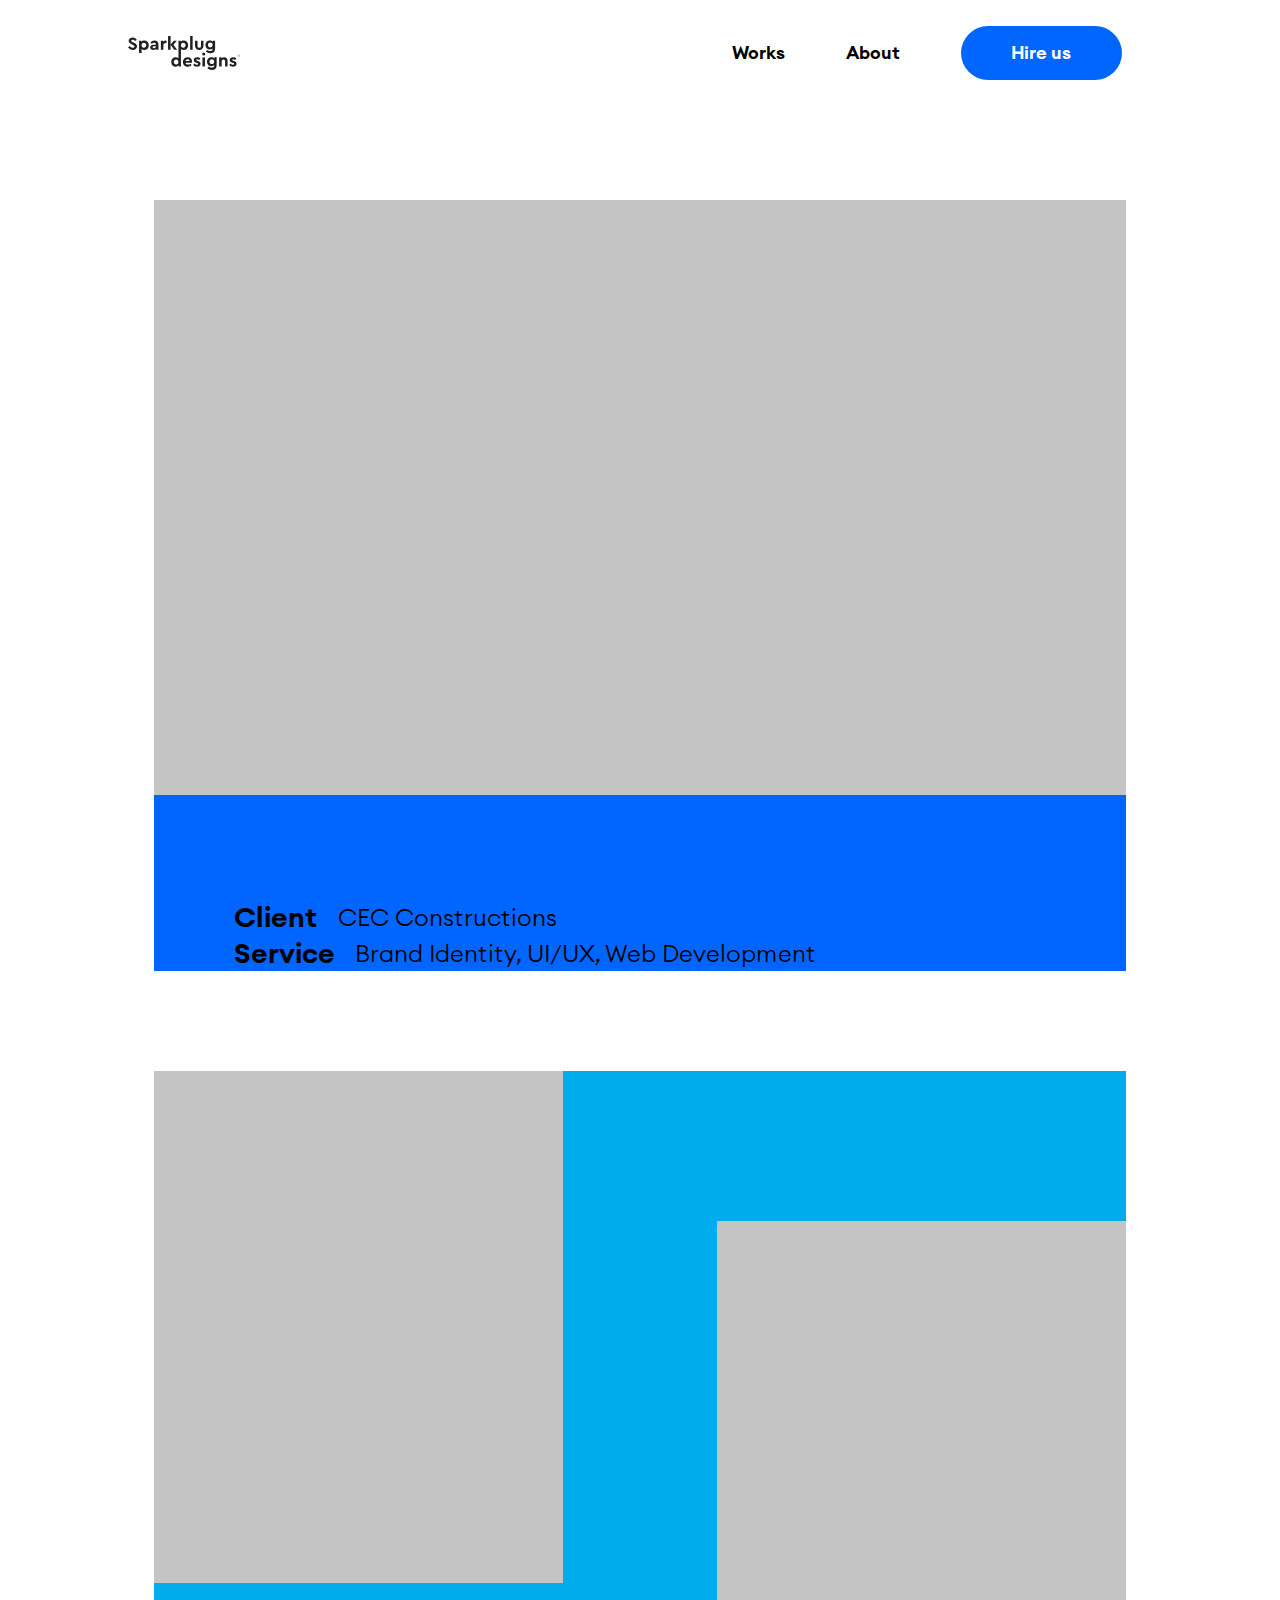
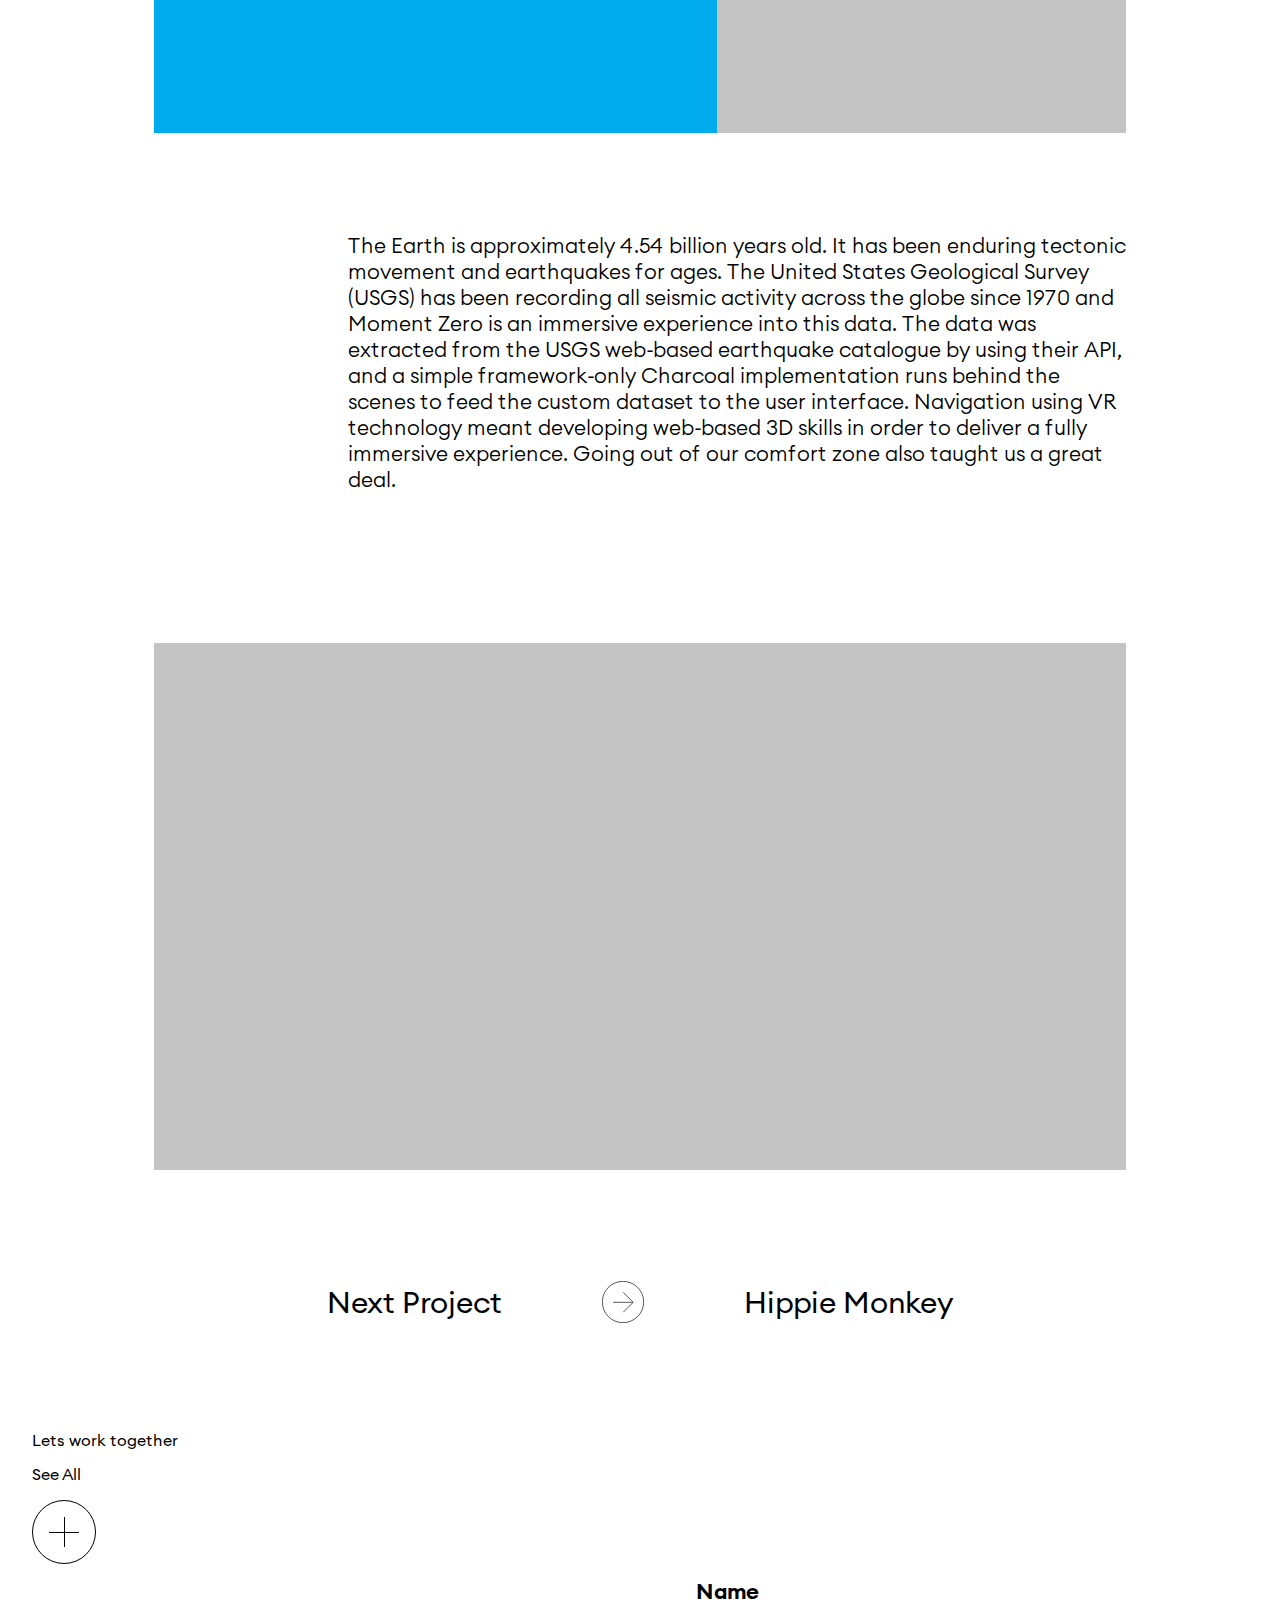
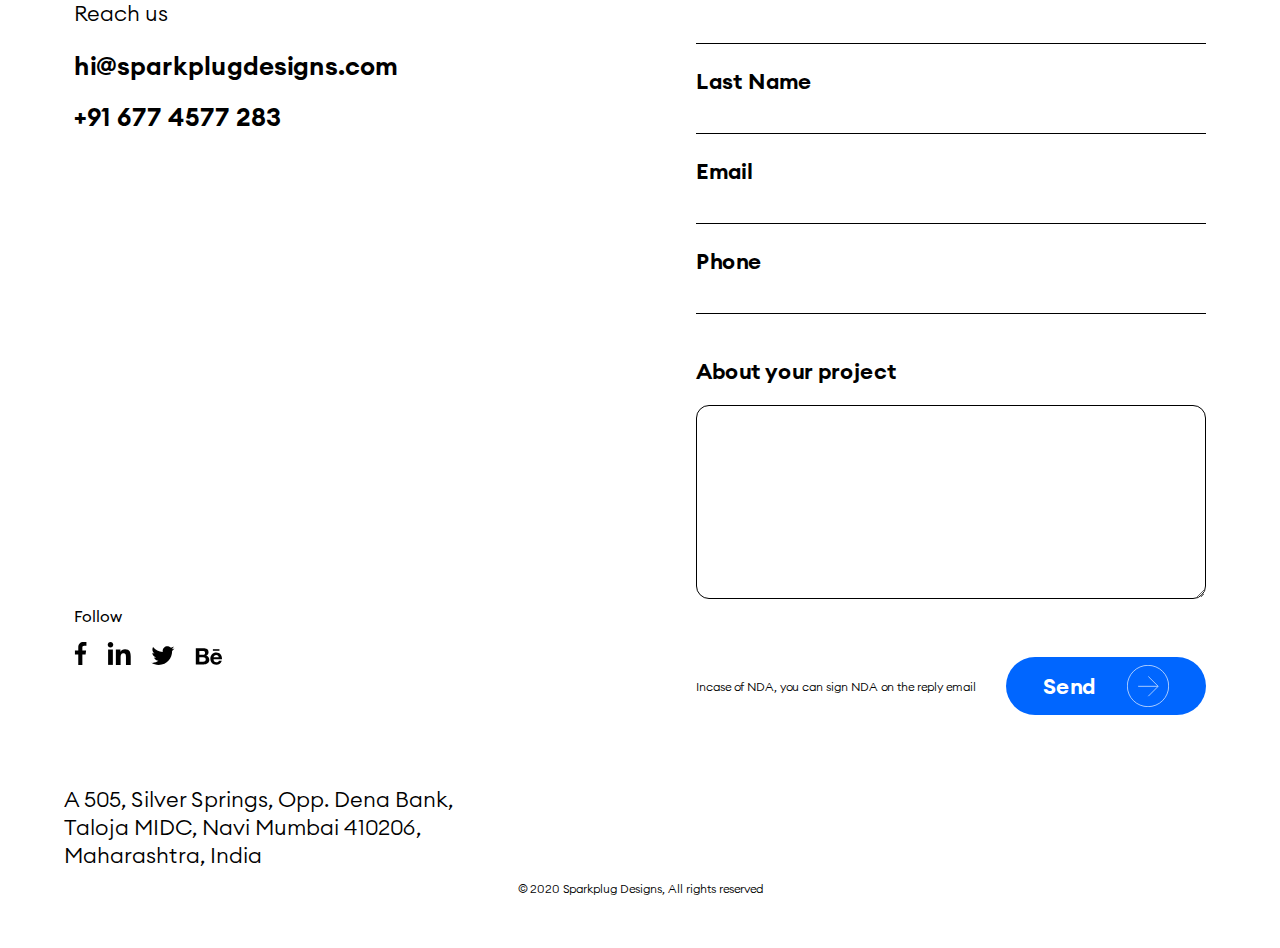
<file: projects/project-1/index.html>
<!-- todo
- Carousal 
- Accordian
-->


<!DOCTYPE html>
<html lang="en">
<head>
    <meta charset="UTF-8">
    <meta name="viewport" content="width=device-width, initial-scale=1.0">
    <title>Sparkplug Designs</title>
    <link rel="stylesheet" href="../../assets/css/normalize.css">
    <link rel="stylesheet" href="../../assets/css/projectpage.css">
</head>
<body>
    
    <header>
        <nav>
            <div class="nav-logo">
                <img src="../../assets/img/logo.svg" alt="Sparkplug Designs">
            </div>
            <div class="nav-menu">
                <ul class="nav-list">
                    <li class="nav-elements">Works</li>
                    <li class="nav-elements">About</li>
                    <li class="nav-elements cta">Hire us<s/li>
                </ul>
            </div>
            <div id="ham-menu" class="ham-menu">
                <img src="../../assets/img/ham-menu.svg" alt="" srcset="">
            </div>
        </nav>
    </header>
    <aside id="sidebar" class="sidebar">
        <div class="sidebar-head">
            <img src="../../assets/img/logo-white.svg" alt="Sparkplug Designs">
            <img id="ham-close" src="../../assets/img/ham-back.svg" alt="Back">
        </div>
        <div class="sidebar-nav-container">
            <ul class="nav-list">
                <li class="sidebar-nav-elements">Works</li>
                <li class="sidebar-nav-elements">About</li>
                <li class="sidebar-nav-elements">Services</li>
                <li class="sidebar-nav-elementsnav-elements cta">Hire us<s/li>
            </ul>
        </div>
        <div class="sidebar-social-icons">
            <p>Follow</p>
            <div class="sidebar-social-icons-list">
                <svg width="13" height="24" viewBox="0 0 13 24" fill="none" xmlns="http://www.w3.org/2000/svg">
                    <path d="M10.33 4.70763H12.4297V1.05063C12.0674 1.0008 10.8216 0.888672 9.37067 0.888672C6.3433 0.888672 4.26946 2.79288 4.26946 6.29271V9.51367H0.928711V13.6019H4.26946V23.8887H8.36538V13.6029H11.571L12.0799 9.51463H8.36442V6.69809C8.36538 5.51646 8.68355 4.70763 10.33 4.70763Z" fill="white"/>
                </svg>
                <svg width="24" height="24" viewBox="0 0 24 24" fill="none" xmlns="http://www.w3.org/2000/svg">
                    <path d="M23.7164 23.889V23.8881H23.7221V15.4528C23.7221 11.3263 22.8338 8.14746 18.0095 8.14746C15.6903 8.14746 14.134 9.42013 13.4986 10.6267H13.4315V8.53271H8.85742V23.8881H13.6203V16.2847C13.6203 14.2827 13.9998 12.3469 16.479 12.3469C18.9218 12.3469 18.9583 14.6315 18.9583 16.4131V23.889H23.7164Z" fill="white"/>
                    <path d="M1.10156 8.53418H5.87023V23.8896H1.10156V8.53418Z" fill="white"/>
                    <path d="M3.48457 0.888672C1.95986 0.888672 0.722656 2.12588 0.722656 3.65059C0.722656 5.1753 1.95986 6.43838 3.48457 6.43838C5.00928 6.43838 6.24649 5.1753 6.24649 3.65059C6.24553 2.12588 5.00832 0.888672 3.48457 0.888672V0.888672Z" fill="white"/>
                </svg>
                <svg width="24" height="19" viewBox="0 0 24 19" fill="none" xmlns="http://www.w3.org/2000/svg">
                    <path d="M23.4443 2.45157C22.589 2.82676 21.6776 3.07545 20.7275 3.1962C21.705 2.61257 22.451 1.69545 22.8018 0.590008C21.8904 1.13338 20.8841 1.5172 19.8118 1.73138C18.9464 0.809946 17.713 0.239258 16.3675 0.239258C13.757 0.239258 11.6554 2.35813 11.6554 4.9557C11.6554 5.32945 11.687 5.68882 11.7646 6.03094C7.84459 5.83976 4.3759 3.96095 2.04571 1.09888C1.6389 1.8047 1.40027 2.61257 1.40027 3.48226C1.40027 5.11526 2.24121 6.56282 3.49471 7.40088C2.73715 7.38651 1.99396 7.16657 1.36434 6.82013C1.36434 6.83451 1.36434 6.8532 1.36434 6.87188C1.36434 9.16326 2.99877 11.0665 5.14209 11.5049C4.75827 11.6099 4.33996 11.6602 3.90584 11.6602C3.60396 11.6602 3.29921 11.6429 3.01315 11.5797C3.62409 13.447 5.35771 14.8198 7.41909 14.8644C5.81484 16.1193 3.7779 16.8754 1.57277 16.8754C1.18609 16.8754 0.815211 16.8582 0.444336 16.8108C2.53302 18.1577 5.0084 18.9268 7.67784 18.9268C16.3546 18.9268 21.0983 11.7393 21.0983 5.50913C21.0983 5.30069 21.0911 5.09945 21.0811 4.89963C22.0169 4.23551 22.8032 3.40607 23.4443 2.45157Z" fill="white"/>
                </svg>
                <svg width="27" height="17" viewBox="0 0 27 17" fill="none" xmlns="http://www.w3.org/2000/svg">
                    <path d="M14.2991 11.7577C14.2991 9.74072 13.3397 8.24982 11.3577 7.691C12.8038 7.00231 13.558 5.9589 13.558 4.33593C13.558 1.13585 11.1656 0.355469 8.40533 0.355469H0.805664V16.4225H8.61816C11.5476 16.4225 14.2991 15.0222 14.2991 11.7577ZM4.34846 3.09825H7.67297C8.95105 3.09825 10.1014 3.45624 10.1014 4.93404C10.1014 6.29833 9.20644 6.84732 7.94038 6.84732H4.34846V3.09825ZM4.34737 13.6939V9.26922H8.20887C9.76853 9.26922 10.7552 9.91753 10.7552 11.5634C10.7552 13.1864 9.57753 13.6939 8.13574 13.6939H4.34737Z" fill="white"/>
                    <path d="M21.32 16.7275C24.1075 16.7275 25.9128 15.4756 26.7815 12.8147H23.9525C23.648 13.8079 22.3929 14.3328 21.4193 14.3328C19.541 14.3328 18.5543 13.236 18.5543 11.3718H26.9725C27.2389 7.64126 25.1608 4.46191 21.3189 4.46191C17.7619 4.46191 15.3477 7.1272 15.3477 10.6187C15.3477 14.2423 17.6353 16.7275 21.32 16.7275ZM21.2196 6.87617C22.8294 6.87617 23.6393 7.81917 23.7746 9.36136H18.5587C18.6645 7.83226 19.6828 6.87617 21.2196 6.87617Z" fill="white"/>
                    <path d="M17.9053 1.19922H24.4408V2.7818H17.9053V1.19922Z" fill="white"/>
                </svg>
            </div>
        </div>
    </aside>
    <div class="container">
        <section class="project-head">
            <img src="./images/project-head-1283x785.png" alt="">
            <div class="about-project">
                <div>
                    <h3>Client</h3>
                    <p>CEC Constructions</p>
                </div>
                <div>
                    <h3>Service</h3>
                    <p>Brand Identity, UI/UX, Web Development</p>
                </div>
            </div>
        </section>
        <section class="bi-part-images-container">
            <img class="bi-part-image-left"  src="./images/550x693-left.png" alt="">
            <img class="bi-part-image-right" src="./images/550x693-right.png" alt="">
        </section>
        <section class="description-section">
            <p>The Earth is approximately 4.54 billion years old. It has been enduring tectonic movement and earthquakes for ages. The United States Geological Survey (USGS) has been recording all seismic activity across the globe since 1970 and Moment Zero is an immersive experience into this data. The data was extracted from the USGS web-based earthquake catalogue by using their API, and a simple framework-only Charcoal implementation runs behind the scenes to feed the custom dataset to the user interface. Navigation using VR technology meant developing web-based 3D skills in order to deliver a fully immersive experience. Going out of our comfort zone also taught us a great deal.</p>
            <img src="./images/desc-1283x695.png" alt="">
        </section>
        <section class="carousal-section">

        </section>
        <section class="next-project">
            <p>Next Project</p>
            <img src="../../assets/img/right-arrow-black.svg" alt="">
            <p class="next-project" >Hippie Monkey</p>
        </section>
        <section class="lets-work-section">
            <p>Lets work together</p>
            <div class="see-all">
                <p>See All</p>
                <img src="../../assets/img/plus.svg" alt="">
            </div>
        </section>

    </div>
    <footer>
        <div class="footer-top-portion">
            <div class="footer-top-inner-left">
                <div class="footer-reach-us">
                    <p>Reach us</p>
                    <a href="mailto:hi@sparkplugdesigns.com"><p>hi@sparkplugdesigns.com</p></a>
                    <a href="tel:+91 6774577283"><p>+91 677 4577 283</p></a>
                </div>
                <div>
                    <div class="footer-social-icons">
                        <p>Follow</p>
                        <div class="footer-social-icons-list">
                            <svg id="facebook-icon" width="13" height="24" viewBox="0 0 13 24" fill="none" xmlns="http://www.w3.org/2000/svg">
                                <path d="M10.33 4.70763H12.4297V1.05063C12.0674 1.0008 10.8216 0.888672 9.37067 0.888672C6.3433 0.888672 4.26946 2.79288 4.26946 6.29271V9.51367H0.928711V13.6019H4.26946V23.8887H8.36538V13.6029H11.571L12.0799 9.51463H8.36442V6.69809C8.36538 5.51646 8.68355 4.70763 10.33 4.70763Z" fill="black"/>
                            </svg>
                            <svg id="linkedin-icon" width="24" height="24" viewBox="0 0 24 24" fill="none" xmlns="http://www.w3.org/2000/svg">
                                <path d="M23.7164 23.889V23.8881H23.7221V15.4528C23.7221 11.3263 22.8338 8.14746 18.0095 8.14746C15.6903 8.14746 14.134 9.42013 13.4986 10.6267H13.4315V8.53271H8.85742V23.8881H13.6203V16.2847C13.6203 14.2827 13.9998 12.3469 16.479 12.3469C18.9218 12.3469 18.9583 14.6315 18.9583 16.4131V23.889H23.7164Z" fill="black"/>
                                <path d="M1.10156 8.53418H5.87023V23.8896H1.10156V8.53418Z" fill="black"/>
                                <path d="M3.48457 0.888672C1.95986 0.888672 0.722656 2.12588 0.722656 3.65059C0.722656 5.1753 1.95986 6.43838 3.48457 6.43838C5.00928 6.43838 6.24649 5.1753 6.24649 3.65059C6.24553 2.12588 5.00832 0.888672 3.48457 0.888672V0.888672Z" fill="black"/>
                            </svg>
                            <svg id="twitter-icon" width="24" height="19" viewBox="0 0 24 19" fill="none" xmlns="http://www.w3.org/2000/svg">
                                <path d="M23.4443 2.45157C22.589 2.82676 21.6776 3.07545 20.7275 3.1962C21.705 2.61257 22.451 1.69545 22.8018 0.590008C21.8904 1.13338 20.8841 1.5172 19.8118 1.73138C18.9464 0.809946 17.713 0.239258 16.3675 0.239258C13.757 0.239258 11.6554 2.35813 11.6554 4.9557C11.6554 5.32945 11.687 5.68882 11.7646 6.03094C7.84459 5.83976 4.3759 3.96095 2.04571 1.09888C1.6389 1.8047 1.40027 2.61257 1.40027 3.48226C1.40027 5.11526 2.24121 6.56282 3.49471 7.40088C2.73715 7.38651 1.99396 7.16657 1.36434 6.82013C1.36434 6.83451 1.36434 6.8532 1.36434 6.87188C1.36434 9.16326 2.99877 11.0665 5.14209 11.5049C4.75827 11.6099 4.33996 11.6602 3.90584 11.6602C3.60396 11.6602 3.29921 11.6429 3.01315 11.5797C3.62409 13.447 5.35771 14.8198 7.41909 14.8644C5.81484 16.1193 3.7779 16.8754 1.57277 16.8754C1.18609 16.8754 0.815211 16.8582 0.444336 16.8108C2.53302 18.1577 5.0084 18.9268 7.67784 18.9268C16.3546 18.9268 21.0983 11.7393 21.0983 5.50913C21.0983 5.30069 21.0911 5.09945 21.0811 4.89963C22.0169 4.23551 22.8032 3.40607 23.4443 2.45157Z" fill="black"/>
                            </svg>
                            <svg id="behance-icon" width="27" height="17" viewBox="0 0 27 17" fill="none" xmlns="http://www.w3.org/2000/svg">
                                <path d="M14.2991 11.7577C14.2991 9.74072 13.3397 8.24982 11.3577 7.691C12.8038 7.00231 13.558 5.9589 13.558 4.33593C13.558 1.13585 11.1656 0.355469 8.40533 0.355469H0.805664V16.4225H8.61816C11.5476 16.4225 14.2991 15.0222 14.2991 11.7577ZM4.34846 3.09825H7.67297C8.95105 3.09825 10.1014 3.45624 10.1014 4.93404C10.1014 6.29833 9.20644 6.84732 7.94038 6.84732H4.34846V3.09825ZM4.34737 13.6939V9.26922H8.20887C9.76853 9.26922 10.7552 9.91753 10.7552 11.5634C10.7552 13.1864 9.57753 13.6939 8.13574 13.6939H4.34737Z" fill="black"/>
                                <path d="M21.32 16.7275C24.1075 16.7275 25.9128 15.4756 26.7815 12.8147H23.9525C23.648 13.8079 22.3929 14.3328 21.4193 14.3328C19.541 14.3328 18.5543 13.236 18.5543 11.3718H26.9725C27.2389 7.64126 25.1608 4.46191 21.3189 4.46191C17.7619 4.46191 15.3477 7.1272 15.3477 10.6187C15.3477 14.2423 17.6353 16.7275 21.32 16.7275ZM21.2196 6.87617C22.8294 6.87617 23.6393 7.81917 23.7746 9.36136H18.5587C18.6645 7.83226 19.6828 6.87617 21.2196 6.87617Z" fill="black"/>
                                <path d="M17.9053 1.19922H24.4408V2.7818H17.9053V1.19922Z" fill="black"/>
                            </svg>
                        </div>
                    </div>
                </div>
            </div>
            <div class="footer-top-inner-right">
                <form action="">
                    <div>
                        <label for="first-name">Name</label>
                        <input type="text" name="first-name" id="form-first-name" required>
                    </div>
                    <div>
                        <label for="first-name">Last Name</label>
                        <input type="text" name="last-name" id="form-last-name" required>
                    </div>
                    <div>
                        <label for="email">Email</label>
                        <input type="email" name="email" id="form-email" required>
                    </div>
                    <div>
                        <label for="phone">Phone</label>
                        <input type="tel" name="phone" id="form-phone" required> 
                    </div>
                    <div>
                        <label class="about-project-label" for="about-project">About your project</label>
                        <textarea name="about-project" id="form-about-project" required></textarea>
                    </div>
                    <div class="form-submit-section">
                        <p>Incase of NDA, you can sign NDA on the reply email</p>
                        <button class="form-submit-button" type="submit">
                            <p>Send</p>
                            <svg width="42" height="42" viewBox="0 0 42 42" fill="none" xmlns="http://www.w3.org/2000/svg">
                                <circle cx="21" cy="21" r="20.6719" stroke="white" stroke-width="0.65625"/>
                                <path d="M21.3281 31.1719L31.1719 21.3281L21.3281 11.4844" stroke="white" stroke-width="0.65625"/>
                                <line x1="30.8572" y1="21.3281" x2="11.1429" y2="21.3281" stroke="white" stroke-width="0.65625"/>
                            </svg>
                        </button>
                    </div>
                </form>
            </div>
        </div>
        <div class="footer-bottom">
            <address>
                A 505, Silver Springs, Opp. Dena Bank,
                <br>
                Taloja MIDC, Navi Mumbai 410206, 
                <br>
                Maharashtra, India
            </address>
            <div class="footer-copyright">
                <p>© 2020 Sparkplug Designs, All rights reserved
                   
                </p>
                
            </div>


        </div>

    </footer>
    <!-- scripts -->
    <script src="../../assets/js/anime.min.js" ></script>
    <script src="../../assets/js/script.js" ></script>
</body>
</html>
</file>
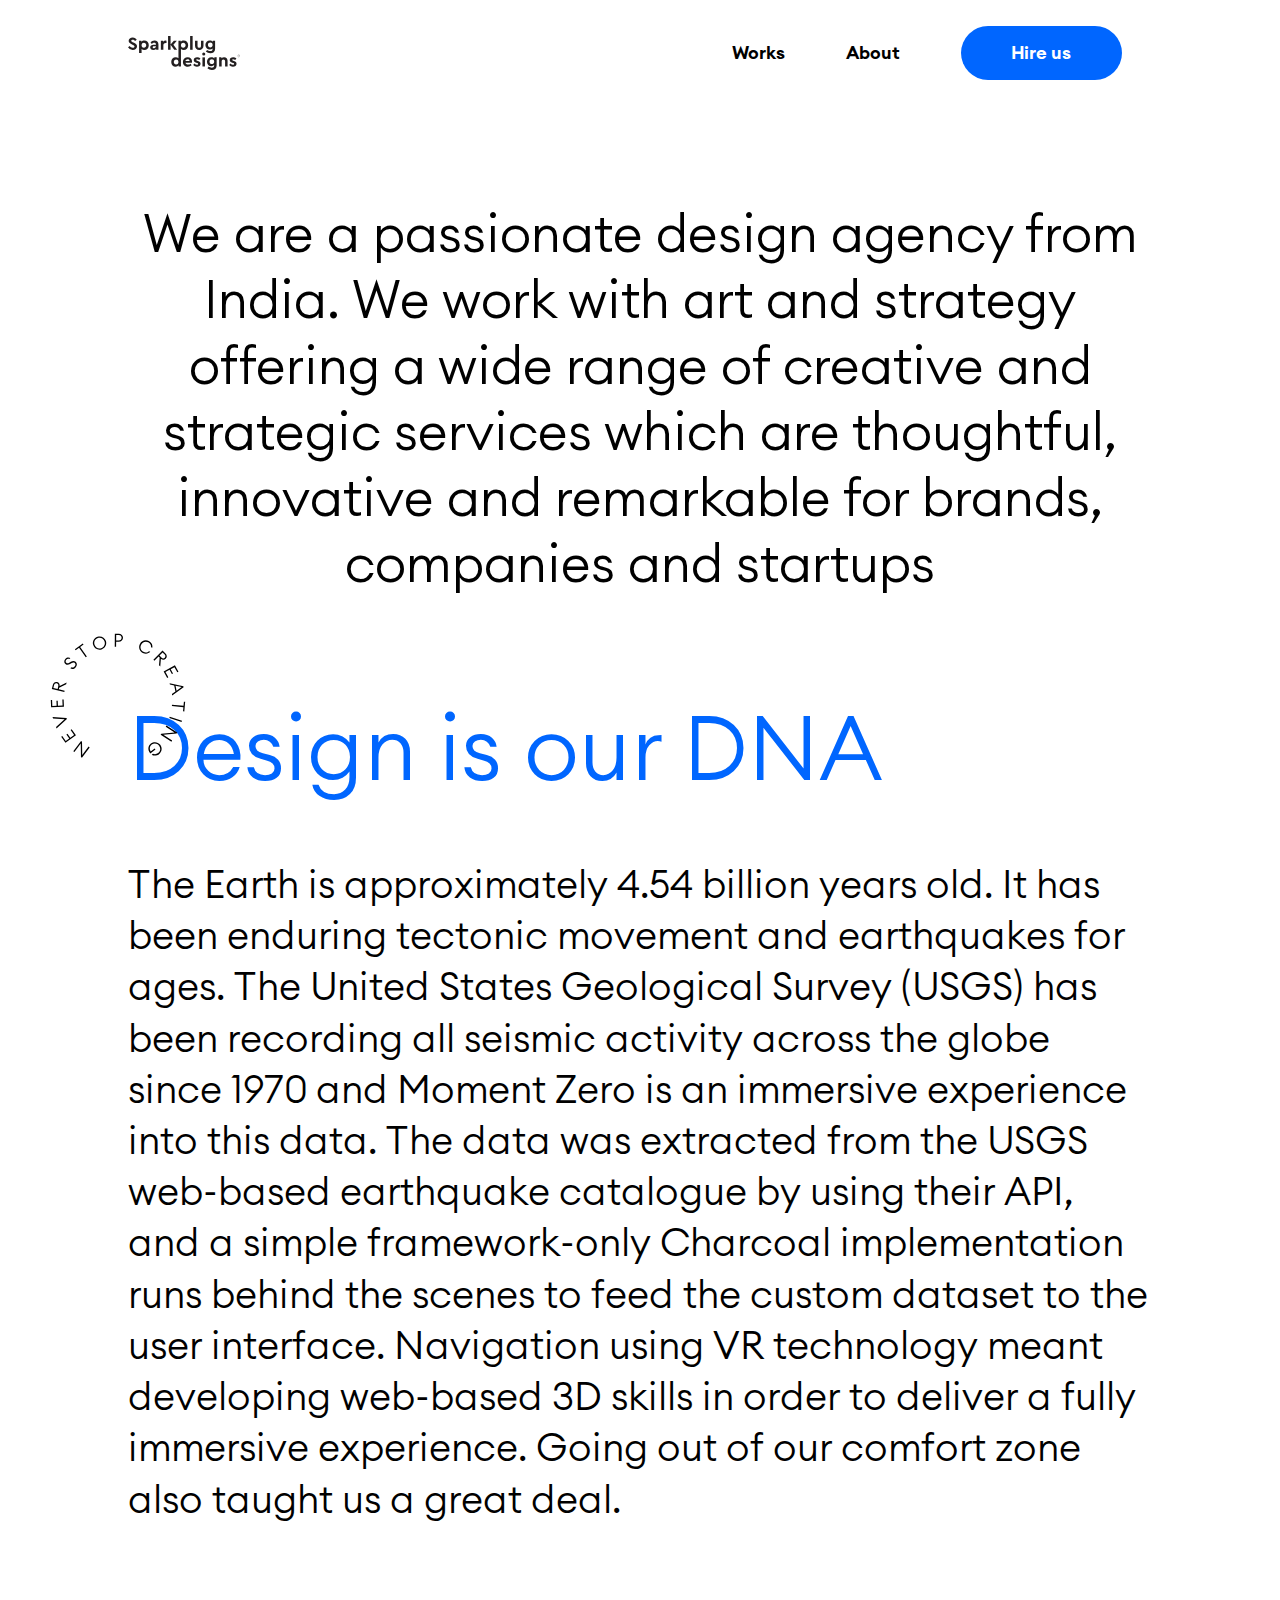
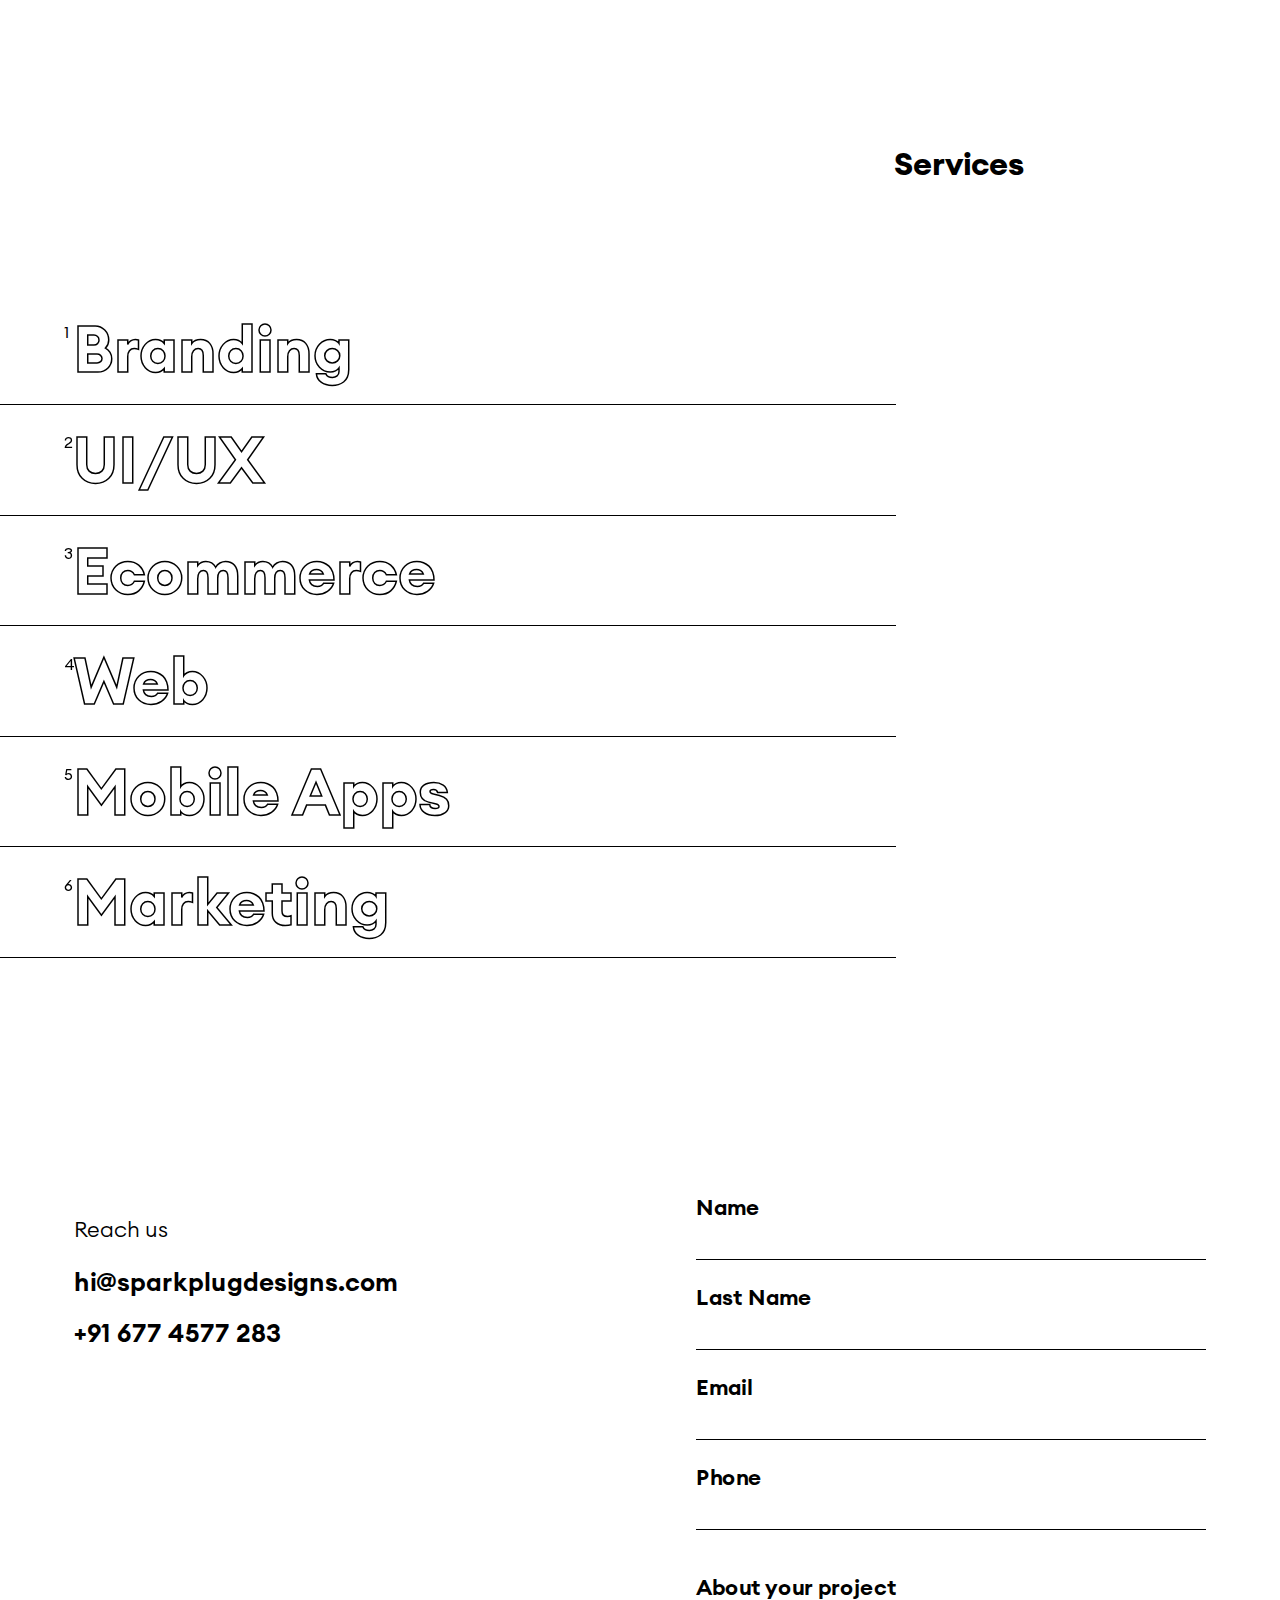
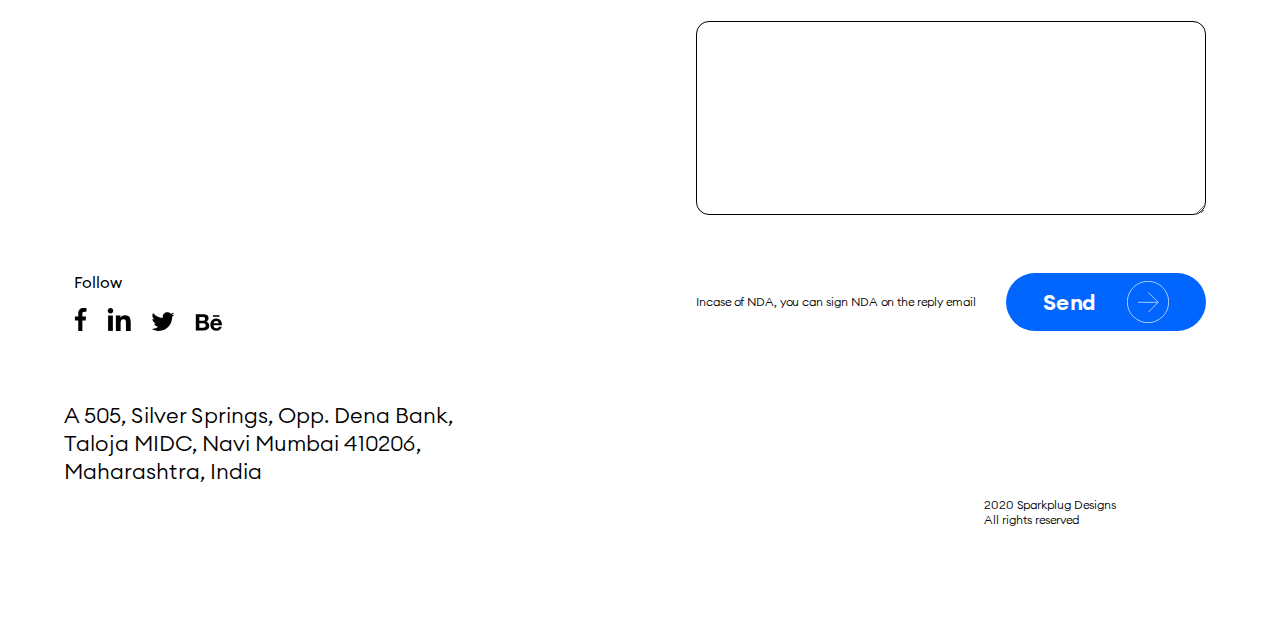
<file: about.html>
<!DOCTYPE html>
<html lang="en">
<head>
    <meta charset="UTF-8">
    <meta name="viewport" content="width=device-width, initial-scale=1.0">
    <title>About Sparkplug Designs</title>
    <link rel="stylesheet" href="./assets/css/normalize.css">
    <link rel="stylesheet" href="./assets/css/about.css">
    
</head>
<body>
    
    <header>
        <nav>
            <div class="nav-logo">
                <img src="./assets/img/logo.svg" alt="Sparkplug Designs">
            </div>
            <div class="nav-menu">
                <ul class="nav-list">
                    <li class="nav-elements">Works</li>
                    <li class="nav-elements">About</li>
                    <li class="nav-elements cta">Hire us<s/li>
                </ul>
            </div>
            <div id="ham-menu" class="ham-menu">
                <img src="./assets/img/ham-menu.svg" alt="" srcset="">
            </div>
        </nav>
    </header>
    <aside id="sidebar" class="sidebar">
        <div class="sidebar-head">
            <img src="./assets/img/logo-white.svg" alt="Sparkplug Designs">
            <img id="ham-close" src="./assets/img/ham-back.svg" alt="Back">
        </div>
        <div class="sidebar-nav-container">
            <ul class="nav-list">
                <li class="sidebar-nav-elements">Works</li>
                <li class="sidebar-nav-elements">About</li>
                <li class="sidebar-nav-elements">Services</li>
                <li class="sidebar-nav-elementsnav-elements cta">Hire us<s/li>
            </ul>
        </div>
        <div class="sidebar-social-icons">
            <p>Follow</p>
            <div class="sidebar-social-icons-list">
                <svg width="13" height="24" viewBox="0 0 13 24" fill="none" xmlns="http://www.w3.org/2000/svg">
                    <path d="M10.33 4.70763H12.4297V1.05063C12.0674 1.0008 10.8216 0.888672 9.37067 0.888672C6.3433 0.888672 4.26946 2.79288 4.26946 6.29271V9.51367H0.928711V13.6019H4.26946V23.8887H8.36538V13.6029H11.571L12.0799 9.51463H8.36442V6.69809C8.36538 5.51646 8.68355 4.70763 10.33 4.70763Z" fill="white"/>
                </svg>
                <svg width="24" height="24" viewBox="0 0 24 24" fill="none" xmlns="http://www.w3.org/2000/svg">
                    <path d="M23.7164 23.889V23.8881H23.7221V15.4528C23.7221 11.3263 22.8338 8.14746 18.0095 8.14746C15.6903 8.14746 14.134 9.42013 13.4986 10.6267H13.4315V8.53271H8.85742V23.8881H13.6203V16.2847C13.6203 14.2827 13.9998 12.3469 16.479 12.3469C18.9218 12.3469 18.9583 14.6315 18.9583 16.4131V23.889H23.7164Z" fill="white"/>
                    <path d="M1.10156 8.53418H5.87023V23.8896H1.10156V8.53418Z" fill="white"/>
                    <path d="M3.48457 0.888672C1.95986 0.888672 0.722656 2.12588 0.722656 3.65059C0.722656 5.1753 1.95986 6.43838 3.48457 6.43838C5.00928 6.43838 6.24649 5.1753 6.24649 3.65059C6.24553 2.12588 5.00832 0.888672 3.48457 0.888672V0.888672Z" fill="white"/>
                </svg>
                <svg width="24" height="19" viewBox="0 0 24 19" fill="none" xmlns="http://www.w3.org/2000/svg">
                    <path d="M23.4443 2.45157C22.589 2.82676 21.6776 3.07545 20.7275 3.1962C21.705 2.61257 22.451 1.69545 22.8018 0.590008C21.8904 1.13338 20.8841 1.5172 19.8118 1.73138C18.9464 0.809946 17.713 0.239258 16.3675 0.239258C13.757 0.239258 11.6554 2.35813 11.6554 4.9557C11.6554 5.32945 11.687 5.68882 11.7646 6.03094C7.84459 5.83976 4.3759 3.96095 2.04571 1.09888C1.6389 1.8047 1.40027 2.61257 1.40027 3.48226C1.40027 5.11526 2.24121 6.56282 3.49471 7.40088C2.73715 7.38651 1.99396 7.16657 1.36434 6.82013C1.36434 6.83451 1.36434 6.8532 1.36434 6.87188C1.36434 9.16326 2.99877 11.0665 5.14209 11.5049C4.75827 11.6099 4.33996 11.6602 3.90584 11.6602C3.60396 11.6602 3.29921 11.6429 3.01315 11.5797C3.62409 13.447 5.35771 14.8198 7.41909 14.8644C5.81484 16.1193 3.7779 16.8754 1.57277 16.8754C1.18609 16.8754 0.815211 16.8582 0.444336 16.8108C2.53302 18.1577 5.0084 18.9268 7.67784 18.9268C16.3546 18.9268 21.0983 11.7393 21.0983 5.50913C21.0983 5.30069 21.0911 5.09945 21.0811 4.89963C22.0169 4.23551 22.8032 3.40607 23.4443 2.45157Z" fill="white"/>
                </svg>
                <svg width="27" height="17" viewBox="0 0 27 17" fill="none" xmlns="http://www.w3.org/2000/svg">
                    <path d="M14.2991 11.7577C14.2991 9.74072 13.3397 8.24982 11.3577 7.691C12.8038 7.00231 13.558 5.9589 13.558 4.33593C13.558 1.13585 11.1656 0.355469 8.40533 0.355469H0.805664V16.4225H8.61816C11.5476 16.4225 14.2991 15.0222 14.2991 11.7577ZM4.34846 3.09825H7.67297C8.95105 3.09825 10.1014 3.45624 10.1014 4.93404C10.1014 6.29833 9.20644 6.84732 7.94038 6.84732H4.34846V3.09825ZM4.34737 13.6939V9.26922H8.20887C9.76853 9.26922 10.7552 9.91753 10.7552 11.5634C10.7552 13.1864 9.57753 13.6939 8.13574 13.6939H4.34737Z" fill="white"/>
                    <path d="M21.32 16.7275C24.1075 16.7275 25.9128 15.4756 26.7815 12.8147H23.9525C23.648 13.8079 22.3929 14.3328 21.4193 14.3328C19.541 14.3328 18.5543 13.236 18.5543 11.3718H26.9725C27.2389 7.64126 25.1608 4.46191 21.3189 4.46191C17.7619 4.46191 15.3477 7.1272 15.3477 10.6187C15.3477 14.2423 17.6353 16.7275 21.32 16.7275ZM21.2196 6.87617C22.8294 6.87617 23.6393 7.81917 23.7746 9.36136H18.5587C18.6645 7.83226 19.6828 6.87617 21.2196 6.87617Z" fill="white"/>
                    <path d="M17.9053 1.19922H24.4408V2.7818H17.9053V1.19922Z" fill="white"/>
                </svg>
            </div>
        </div>
    </aside>
    
    <div class="container">
        <section class="about-page-about-section">
            <h1>
                We are a passionate design agency from India.
                We work with art and strategy offering a wide range of
                creative and strategic services which are thoughtful,
                innovative and remarkable for brands, companies and startups
            </h1>
        </section>
        <section class="about-section">
            <div class="about-heading-section">
                <svg width="161" height="149" viewBox="0 0 161 149" fill="none" xmlns="http://www.w3.org/2000/svg">
                    <path d="M39.2754 124.062L30.7272 135.4L31.9409 136.315L38.936 127.037L39.1753 141.769L40.2453 142.576L48.7936 131.237L47.5799 130.322L40.5847 139.601L40.3454 124.868L39.2754 124.062Z" fill="black"/>
                    <path d="M33.6447 117.873L28.9392 111.28L27.7671 112.116L31.5896 117.472L27.4059 120.458L24.2805 116.079L23.1084 116.916L26.2338 121.295L22.3757 124.048L18.5532 118.693L17.3811 119.529L22.0866 126.122L33.6447 117.873Z" fill="black"/>
                    <path d="M23.6494 99.9356L23.2464 98.7629L7.8348 97.6088L8.38078 99.1976L21.1025 100.155L11.6566 108.73L12.2091 110.338L23.6494 99.9356Z" fill="black"/>
                    <path d="M20.4041 86.3899L20.0631 78.2971L18.6244 78.3577L18.9014 84.9318L13.766 85.1483L13.5395 79.773L12.1007 79.8337L12.3273 85.2089L7.59146 85.4085L7.31441 78.8343L5.87569 78.8949L6.21674 86.9878L20.4041 86.3899Z" fill="black"/>
                    <path d="M20.8095 70.1034L21.169 68.6265L14.7562 67.0657L15.1393 65.4917L22.8811 61.5918L23.3493 59.668L15.6269 63.5726C16.0054 61.2564 14.9326 59.575 12.8144 59.0595C10.5602 58.5108 8.72911 59.6913 8.10954 62.237L7.01229 66.7454L20.8095 70.1034ZM13.3959 66.7347L8.75146 65.6043L9.4467 62.7477C9.87709 60.9793 10.8956 60.1774 12.4502 60.5558C14.0048 60.9341 14.5215 62.1097 14.0911 63.8781L13.3959 66.7347Z" fill="black"/>
                    <path d="M33.4738 42.6432C35.0711 40.6683 35.1212 38.3165 33.2707 36.8199C31.6379 35.4993 29.9909 35.6591 28.0076 36.8074L26.2656 37.8163C24.9246 38.5838 24.0149 38.7226 23.0041 37.9051C21.9934 37.0876 22.0727 35.6855 22.9908 34.5504C23.7832 33.5707 25.0917 33.0342 26.5465 33.7479L27.5024 32.566C25.9801 31.6177 23.6949 31.39 21.9089 33.5982C20.4122 35.4487 20.3222 37.6909 22.0638 39.0995C23.5722 40.3195 25.0371 40.3211 27.1019 39.1358L29.0445 38.0061C30.2508 37.3097 31.3663 37.2345 32.3459 38.0268C33.4811 38.945 33.3478 40.5091 32.3416 41.7532C31.4864 42.8106 29.842 43.667 28.4351 42.735L27.4793 43.9168C29.1809 45.2159 31.7005 44.8358 33.4738 42.6432Z" fill="black"/>
                    <path d="M44.4631 31.7296L45.6858 30.8606L38.2938 20.4599L42.0433 17.795L41.2091 16.6213L32.4874 22.8199L33.3216 23.9936L37.0711 21.3288L44.4631 31.7296Z" fill="black"/>
                    <path d="M61.4841 21.7201C58.3363 22.7108 55.1771 21.0004 54.1803 17.8336C53.1896 14.6858 54.7936 11.4552 57.9414 10.4644C61.0892 9.4737 64.2544 11.2032 65.2452 14.351C66.2419 17.5178 64.6318 20.7293 61.4841 21.7201ZM61.9164 23.0937C65.8273 21.8627 67.9631 17.8567 66.7141 13.8886C65.4652 9.92052 61.4199 7.85995 57.5091 9.09087C53.5982 10.3218 51.4624 14.3278 52.7113 18.2959C53.9603 22.264 58.0055 24.3246 61.9164 23.0937Z" fill="black"/>
                    <path d="M85.5897 10.3283C85.6097 7.82834 83.7454 5.87332 80.7855 5.84956L76.5656 5.8157L76.4517 20.0152L77.9716 20.0274L78.0145 14.6876L80.7144 14.7093C83.6743 14.733 85.5696 12.8282 85.5897 10.3283ZM84.0497 10.3159C84.0361 12.0158 82.8857 13.3067 80.7258 13.2893L78.0258 13.2677L78.0742 7.24785L80.7741 7.26952C82.934 7.28685 84.0634 8.61596 84.0497 10.3159Z" fill="black"/>
                    <path d="M107.42 26.9747C110.73 28.6709 114.05 27.63 115.679 25.7229L114.255 24.9933C112.819 26.3925 110.39 26.8786 108.076 25.6931C105.139 24.1885 104.091 20.7524 105.604 17.7976C107.109 14.8606 110.519 13.6864 113.456 15.1911C115.77 16.3765 116.795 18.6317 116.498 20.6145L117.922 21.344C118.519 18.908 117.424 15.6056 114.113 13.9095C110.464 12.0401 106.13 13.393 104.234 17.0954C102.337 20.7978 103.771 25.1053 107.42 26.9747Z" fill="black"/>
                    <path d="M119.132 34.4063L120.206 35.4821L124.878 30.8199L126.022 31.9665L125.321 40.6067L126.719 42.0082L127.407 33.3821C129.187 34.9113 131.181 34.8708 132.724 33.3309C134.366 31.692 134.312 29.5141 132.461 27.6596L129.183 24.3754L119.132 34.4063ZM125.869 29.8309L129.252 26.4543L131.329 28.5353C132.614 29.8235 132.769 31.1106 131.636 32.2408C130.504 33.3711 129.231 33.2001 127.945 31.9119L125.869 29.8309Z" fill="black"/>
                    <path d="M130.438 47.474L134.346 54.5686L135.608 53.8737L132.432 48.1104L136.934 45.6302L139.531 50.3424L140.792 49.6476L138.196 44.9354L142.347 42.6482L145.522 48.4114L146.784 47.7166L142.875 40.622L130.438 47.474Z" fill="black"/>
                    <path d="M137.023 60.4L137.343 61.9268L142.071 62.9382L143.462 69.574L139.542 72.4187L139.87 73.9847L152.468 64.8661L152.217 63.672L137.023 60.4ZM150.242 64.6788L144.724 68.6758L143.588 63.2537L150.242 64.6788Z" fill="black"/>
                    <path d="M139.655 84.1709L139.52 85.6648L152.228 86.815L151.813 91.3962L153.247 91.526L154.212 80.8696L152.778 80.7398L152.363 85.3211L139.655 84.1709Z" fill="black"/>
                    <path d="M137.175 97.4124L136.705 98.8576L150.206 103.256L150.677 101.811L137.175 97.4124Z" fill="black"/>
                    <path d="M127.097 117.179L139.039 124.863L139.861 123.584L130.089 117.297L144.763 115.965L145.488 114.838L133.547 107.155L132.724 108.433L142.496 114.721L127.822 116.052L127.097 117.179Z" fill="black"/>
                    <path d="M116.391 127.011C113.137 129.505 112.466 134.152 115.737 137.894L121.404 133.55L120.528 132.408L116.099 135.802C114.456 133.231 114.775 130.064 117.267 128.154C119.886 126.146 123.44 126.673 125.46 129.308C127.467 131.927 127.065 135.511 124.446 137.519C122.541 138.979 120.274 139.079 118.605 138.216L117.272 139.238C119.222 140.566 122.576 140.766 125.322 138.662C128.576 136.167 129.213 131.672 126.682 128.371C124.151 125.069 119.645 124.516 116.391 127.011Z" fill="black"/>
                </svg>                
                <h1>Design is our DNA</h1>
            </div>
            <p>The Earth is approximately 4.54 billion years old. It has been enduring 
                tectonic movement and earthquakes for ages.
                The United States Geological Survey (USGS) has been recording all
                seismic activity across the globe since 1970 and Moment Zero is an
                immersive experience into this data. The data was extracted from the
                USGS web-based earthquake catalogue by using their API, and a
                simple framework-only Charcoal implementation runs behind the 
                scenes to feed the custom dataset to the user interface. Navigation
                using VR technology meant developing web-based 3D skills in order 
                to deliver a fully immersive experience. Going out of our comfort
                zone also taught us a great deal.
            </p>
        </section>
       
    </div>
    <section class="services-section">
        <h1>Services</h1>
        <div class="menu">
            <div class="menu__item">
                <a class="menu__item-link">Branding</a>
                <img class="menu__item-img" src="assets/img/works/work1.png" alt="Some image"/>
                <div class="marquee">
                    <div class="marquee__inner" aria-hidden="true">
                        <span>Branding</span>
                        <span>Branding</span>
                        <span>Branding</span>
                        <span>Branding</span>
                    </div>
                </div>
            </div>
            <div class="menu__item">
                <a class="menu__item-link">UI/UX</a>
                <img class="menu__item-img" src="assets/img/works/work2.png" alt="Some image"/>
                <div class="marquee">
                    <div class="marquee__inner" aria-hidden="true">
                        <span>UI/UX</span>
                        <span>UI/UX</span>
                        <span>UI/UX</span>
                        <span>UI/UX</span>
                    </div>
                </div>
            </div>
            <div class="menu__item">
                <a class="menu__item-link">Ecommerce</a>
                <img class="menu__item-img" src="assets/img/works/work3.png" alt="Some image"/>
                <div class="marquee">
                    <div class="marquee__inner" aria-hidden="true">
                        <span>Ecommerce</span>
                        <span>Ecommerce</span>
                        <span>Ecommerce</span>
                        <span>Ecommerce</span>
                    </div>
                </div>
            </div>
            <div class="menu__item">
                <a class="menu__item-link">Web</a>
                <img class="menu__item-img" src="assets/img/works/work4.png" alt="Some image"/>
                <div class="marquee">
                    <div class="marquee__inner" aria-hidden="true">
                        <span>Websites</span>
                        <span>Websites</span>
                        <span>Websites</span>
                        <span>Websites</span>
                    </div>
                </div>
            </div>
            <div class="menu__item">
                <a class="menu__item-link">Mobile Apps</a>
                <img class="menu__item-img" src="assets/img/works/work1.png" alt="Some image"/>
                <div class="marquee">
                    <div class="marquee__inner" aria-hidden="true">
                        <span>Mobile Apps</span>
                        <span>Mobile Apps</span>
                        <span>Mobile Apps</span>
                        <span>Mobile Apps</span>
                    </div>
                </div>
            </div>
            <div class="menu__item">
                <a class="menu__item-link">Marketing</a>
                <img class="menu__item-img" src="assets/img/works/work1.png" alt="Some image"/>
                <div class="marquee">
                    <div class="marquee__inner" aria-hidden="true">
                        <span>Marketing</span>
                        <span>Marketing</span>
                        <span>Marketing</span>
                        <span>Marketing</span>
                    </div>
                </div>
            </div>
        </div>
    </section>

    <footer>
        <div class="footer-top-portion">
            <div class="footer-top-inner-left">
                <div class="footer-reach-us">
                    <p>Reach us</p>
                    <a href="mailto:hi@sparkplugdesigns.com"><p>hi@sparkplugdesigns.com</p></a>
                    <a href="tel:+91 6774577283"><p>+91 677 4577 283</p></a>
                </div>
                <div>
                    <div class="footer-social-icons">
                        <p>Follow</p>
                        <div class="footer-social-icons-list">
                            <svg width="13" height="24" viewBox="0 0 13 24" fill="none" xmlns="http://www.w3.org/2000/svg">
                                <path d="M10.33 4.70763H12.4297V1.05063C12.0674 1.0008 10.8216 0.888672 9.37067 0.888672C6.3433 0.888672 4.26946 2.79288 4.26946 6.29271V9.51367H0.928711V13.6019H4.26946V23.8887H8.36538V13.6029H11.571L12.0799 9.51463H8.36442V6.69809C8.36538 5.51646 8.68355 4.70763 10.33 4.70763Z" fill="black"/>
                            </svg>
                            <svg width="24" height="24" viewBox="0 0 24 24" fill="none" xmlns="http://www.w3.org/2000/svg">
                                <path d="M23.7164 23.889V23.8881H23.7221V15.4528C23.7221 11.3263 22.8338 8.14746 18.0095 8.14746C15.6903 8.14746 14.134 9.42013 13.4986 10.6267H13.4315V8.53271H8.85742V23.8881H13.6203V16.2847C13.6203 14.2827 13.9998 12.3469 16.479 12.3469C18.9218 12.3469 18.9583 14.6315 18.9583 16.4131V23.889H23.7164Z" fill="black"/>
                                <path d="M1.10156 8.53418H5.87023V23.8896H1.10156V8.53418Z" fill="black"/>
                                <path d="M3.48457 0.888672C1.95986 0.888672 0.722656 2.12588 0.722656 3.65059C0.722656 5.1753 1.95986 6.43838 3.48457 6.43838C5.00928 6.43838 6.24649 5.1753 6.24649 3.65059C6.24553 2.12588 5.00832 0.888672 3.48457 0.888672V0.888672Z" fill="black"/>
                            </svg>
                            <svg width="24" height="19" viewBox="0 0 24 19" fill="none" xmlns="http://www.w3.org/2000/svg">
                                <path d="M23.4443 2.45157C22.589 2.82676 21.6776 3.07545 20.7275 3.1962C21.705 2.61257 22.451 1.69545 22.8018 0.590008C21.8904 1.13338 20.8841 1.5172 19.8118 1.73138C18.9464 0.809946 17.713 0.239258 16.3675 0.239258C13.757 0.239258 11.6554 2.35813 11.6554 4.9557C11.6554 5.32945 11.687 5.68882 11.7646 6.03094C7.84459 5.83976 4.3759 3.96095 2.04571 1.09888C1.6389 1.8047 1.40027 2.61257 1.40027 3.48226C1.40027 5.11526 2.24121 6.56282 3.49471 7.40088C2.73715 7.38651 1.99396 7.16657 1.36434 6.82013C1.36434 6.83451 1.36434 6.8532 1.36434 6.87188C1.36434 9.16326 2.99877 11.0665 5.14209 11.5049C4.75827 11.6099 4.33996 11.6602 3.90584 11.6602C3.60396 11.6602 3.29921 11.6429 3.01315 11.5797C3.62409 13.447 5.35771 14.8198 7.41909 14.8644C5.81484 16.1193 3.7779 16.8754 1.57277 16.8754C1.18609 16.8754 0.815211 16.8582 0.444336 16.8108C2.53302 18.1577 5.0084 18.9268 7.67784 18.9268C16.3546 18.9268 21.0983 11.7393 21.0983 5.50913C21.0983 5.30069 21.0911 5.09945 21.0811 4.89963C22.0169 4.23551 22.8032 3.40607 23.4443 2.45157Z" fill="black"/>
                            </svg>
                            <svg width="27" height="17" viewBox="0 0 27 17" fill="none" xmlns="http://www.w3.org/2000/svg">
                                <path d="M14.2991 11.7577C14.2991 9.74072 13.3397 8.24982 11.3577 7.691C12.8038 7.00231 13.558 5.9589 13.558 4.33593C13.558 1.13585 11.1656 0.355469 8.40533 0.355469H0.805664V16.4225H8.61816C11.5476 16.4225 14.2991 15.0222 14.2991 11.7577ZM4.34846 3.09825H7.67297C8.95105 3.09825 10.1014 3.45624 10.1014 4.93404C10.1014 6.29833 9.20644 6.84732 7.94038 6.84732H4.34846V3.09825ZM4.34737 13.6939V9.26922H8.20887C9.76853 9.26922 10.7552 9.91753 10.7552 11.5634C10.7552 13.1864 9.57753 13.6939 8.13574 13.6939H4.34737Z" fill="black"/>
                                <path d="M21.32 16.7275C24.1075 16.7275 25.9128 15.4756 26.7815 12.8147H23.9525C23.648 13.8079 22.3929 14.3328 21.4193 14.3328C19.541 14.3328 18.5543 13.236 18.5543 11.3718H26.9725C27.2389 7.64126 25.1608 4.46191 21.3189 4.46191C17.7619 4.46191 15.3477 7.1272 15.3477 10.6187C15.3477 14.2423 17.6353 16.7275 21.32 16.7275ZM21.2196 6.87617C22.8294 6.87617 23.6393 7.81917 23.7746 9.36136H18.5587C18.6645 7.83226 19.6828 6.87617 21.2196 6.87617Z" fill="black"/>
                                <path d="M17.9053 1.19922H24.4408V2.7818H17.9053V1.19922Z" fill="black"/>
                            </svg>
                        </div>
                    </div>
                </div>
            </div>
            <div class="footer-top-inner-right">
                <form action="">
                    <div>
                        <label for="first-name">Name</label>
                        <input type="text" name="first-name" id="form-first-name" required>
                    </div>
                    <div>
                        <label for="first-name">Last Name</label>
                        <input type="text" name="last-name" id="form-last-name" required>
                    </div>
                    <div>
                        <label for="email">Email</label>
                        <input type="email" name="email" id="form-email" required>
                    </div>
                    <div>
                        <label for="phone">Phone</label>
                        <input type="tel" name="phone" id="form-phone" required> 
                    </div>
                    <div>
                        <label class="about-project-label" for="about-project">About your project</label>
                        <textarea name="about-project" id="form-about-project" required></textarea>
                    </div>
                    <div class="form-submit-section">
                        <p>Incase of NDA, you can sign NDA on the reply email</p>
                        <button class="form-submit-button" type="submit">
                            <p>Send</p>
                            <svg width="42" height="42" viewBox="0 0 42 42" fill="none" xmlns="http://www.w3.org/2000/svg">
                                <circle cx="21" cy="21" r="20.6719" stroke="white" stroke-width="0.65625"/>
                                <path d="M21.3281 31.1719L31.1719 21.3281L21.3281 11.4844" stroke="white" stroke-width="0.65625"/>
                                <line x1="30.8572" y1="21.3281" x2="11.1429" y2="21.3281" stroke="white" stroke-width="0.65625"/>
                            </svg>
                        </button>
                    </div>
                </form>
            </div>
        </div>
        <div class="footer-bottom">
            <address>
                A 505, Silver Springs, Opp. Dena Bank,
                <br>
                Taloja MIDC, Navi Mumbai 410206, 
                <br>
                Maharashtra, India
            </address>
            <div class="footer-copyright">
                <p>2020 Sparkplug Designs
                    <br>
                    All rights reserved
                </p>
                
            </div>
        </div>

    </footer>


    <!-- scripts -->
    <script src="./assets/js/anime.min.js" ></script>
    <script src="./assets/js/script.js" ></script>
</body>
</html>
</file>
<file: assets/css/projectpage.css>
@import url("../fonts/fonts.css");
html,body{
    margin: 0;
    padding: 0;
    background-color: #ffffff;
    box-sizing: border-box;
    font-family: 'Euclid Circular A', Arial, Helvetica, sans-serif;
}


s{
    text-decoration: none;
}

.container{
    width: 95%;
    margin-left: auto;
    margin-right: auto;
    box-sizing: border-box;
    margin-top: 200px;
}

.nav-logo{
    display: flex;
    align-items: center;
    width: 112px;
}

.nav-logo img{
    width: 100%;
}

nav{
    width: 100vw;
    background-color: white;
    position: fixed;
    display: flex;
    justify-content: space-between;
    box-sizing: border-box;
    padding: 0px 10vw;
    z-index: 50;
    top: 0;
}

.nav-menu{
    margin-left: auto;
}

.nav-menu ul{
    display: flex;
    list-style-type: none;
}
.nav-menu ul li{
    margin: 10px 30px;
    display: flex;
    align-items: center;
    font-style: normal;
    font-weight: 600;
    font-size: 18px;
    line-height: 30px;
    cursor: pointer;
}

nav .cta{
    background: #0066FF!important;
    border-radius: 31px;
    padding: 12px 50px;
    color: white;
    font-size: 20px;
}




.ham-menu{
    display: none;
    width: 40px;
    height: 100%;
}

.ham-menu img{
    width: 100%;
    height: 100%;
}


.sidebar{
    position: fixed;
    top: 0;
    left: 100vw;
    width: 100vw;
    height: 100vh;
    max-height: calc(100vh - calc(100vh - 100%));
    background-color: #0066FF;
    z-index: 100!important;
    padding: 20px 20px 10% 20px;
    box-sizing: border-box;
    display: flex;
    flex-direction: column;
}

.sidebar-head{
    display: flex;
    justify-content: space-between;
}

.sidebar-head img{
    cursor: pointer;
}

.sidebar-nav-container{
    display: flex;
    flex-direction: column;
    flex-grow: 1;
    justify-content: center;
}

.sidebar-nav-container ul li{
    list-style: none;
    text-align: right;
    border-bottom: solid 1px white;
    padding: 12px 0px;
    font-family: Euclid Circular A;
    font-style: normal;
    font-weight: 300;
    font-size: 28px;
    color: white;
    cursor: pointer;

}

.sidebar-social-icons{
    color: white;
}

.sidebar-social-icons-list{
    display: flex;
    align-items: flex-end;
}

.sidebar-social-icons-list svg{
    margin-right: 20px;
    cursor: pointer;
}

.project-head{
    background-color: #0066FF;
    max-width: 1200px;
    width: 80%;
    margin-left: auto;
    margin-right: auto;
    margin-bottom: 100px;
}
.project-head img{
    width: 100%;
}

.about-project{
    margin-left: 80px;
    margin-top: 100px;
}
.about-project div{
    display: flex;
    align-items: center;
}
.about-project div h3{
    font-style: normal;
    font-weight: 600;
    font-size: 28px;
    line-height: 36px;
    color: #000000;
    margin: 0;
    padding: 0;
}
.about-project div p{
    font-family: Euclid Circular A;
    font-style: normal;
    font-weight: 300;
    font-size: 24px;
    line-height: 30px;
    color: #000000;
    margin: 0;
    padding: 0;
    margin-left: 20px;
}

.bi-part-images-container{
    width: 80%;
    background-color: #00acee;
    margin-left: auto;
    margin-right: auto;
    max-width: 1200px;
    display: flex;
    justify-content: space-between;
}
.bi-part-image-left{
    width: 32vw;
    height: 40vw;
    box-sizing: border-box;
}
.bi-part-image-right{
    box-sizing: border-box;
    width: 32vw;
    height: 40vw;
    margin-top: 150px;
}

.description-section{
    margin-top: 100px;
    max-width: 1200px;
    width: 80%;
    margin-left: auto;
    margin-right: auto;
}

.description-section img{
    width: 100%;
}

.description-section p{
    width: 80%;
    margin-left: auto;
    font-family: Euclid Circular A;
    font-style: normal;
    font-weight: 300;
    font-size: 21px;
    line-height: 26px;
    font-feature-settings: 'kern' off;
    color: #000000;
    margin-bottom: 150px;
}

.next-project{
    display: flex;
    justify-content: center;
    align-items: center;
    margin-top: 100px;
    margin-bottom: 100px;
    cursor: pointer;
}

.next-project p{
    margin: 0px 100px;
    font-size: 30px;
    line-height: 58px;
    color: #000000;
    font-style: normal;
}
.next-project-name{
    font-weight: 600;
}
/* ////////////////////////\\\\\\\\\\\\\\\\\ */
/*                  FOOTER                   */

footer{
    
    padding: 0 5vw;
    margin-left: auto;
    margin-right: auto;
    /* background-color: aqua; */
    box-sizing: border-box;
}


.footer-icons{
    color: rgb(0, 0, 0);
}

.footer-social-icons{
    margin-bottom: 50px;
}


.footer-social-icons-list{
    display: flex;
    align-items: flex-end;
}

.footer-social-icons-list svg{
    margin-right: 20px;
    cursor: pointer;
}

.footer-top-portion{
    display: flex;
    width: 100%;
    /* background-color: #1ef84d; */
    justify-content: space-between;
}
.footer-top-inner-left{
    display: flex;
    flex-direction: column;
    justify-content: space-between;
    /* background-color: bisque; */
    box-sizing: border-box;
    padding: 10px;
}
/* 
.footer-reach-us{
    background-color: #0d9b2c;
} */

.footer-reach-us p{
    font-style: normal;
    font-weight: 300;
    font-size: 22px;
    line-height: 28px;
}

.footer-reach-us a{
    text-decoration: none;
    color: black;
}

.footer-reach-us a p{
    font-style: normal;
    font-weight: 600;
    font-size: 2vw;
    line-height:  2vw;
}

.footer-top-inner-right{
    max-width: 100%;
    box-sizing: border-box;
    /* background-color: #682d54; */
}

footer form{
    display: grid;
    grid-template-columns: repeat(1, 1fr);
    grid-column-gap: 0px;
    grid-row-gap: 0px;
    /* background-color: aquamarine; */
    box-sizing: border-box;
}
footer form label{
    font-style: normal;
    font-weight: 600;
    font-size: 22px;
    line-height: 28px;
}
footer form input{
    border: none;
    height: 36px;
    max-width: 100%;
    border-bottom: solid 1px black;
    font-size: 30px;
}
footer form div{
    display: flex;
    flex-direction: column;
    height: fit-content;
    margin: 10px;
    box-sizing: border-box;
    /* background-color: #682d54; */

}
footer form div:nth-child(1){
    /* background-color: #0066FF!important; */
    grid-area: 1 / 1 / 2 / 2;
    /* max-width: 100%; */

    
}
footer form div:nth-child(2){
    grid-area: 1 / 2 / 2 / 3; 
    /* background-color: #04224f!important; */
    

}
footer form div:nth-child(3){
    /* background-color: #098263!important; */
    grid-area: 2 / 1 / 3 / 2;
    

}
footer form div:nth-child(4){
    /* background-color: #0d9b2c!important; */
    grid-area: 2 / 2 / 3 / 3;


}
footer form div:nth-child(5){
    /* background-color: #9b0d6c!important; */
    grid-area: 3 / 1 / 4 / 3;


}
footer form div:nth-child(6){
    /* background-color: #682d54!important; */
    grid-area: 4 / 1 / 5 / 3;
    height: fit-content;
    display: flex;
    flex-direction: row;
}
.about-project-label{
    margin-top: 20px;
}
#form-about-project{
    border: 13px;
    border: 1px solid black;
    border-radius: 13px;
    min-height: 152px;
    margin-top: 20px;
    font-size: 20px;
    padding: 20px;
}
.form-submit-section{
    display: flex;
    justify-content: flex-end;
    align-items: center;
    font-style: normal;
    font-weight: 300;
    font-size: 12px;
    line-height: 15px;
    
}

.form-submit-button{
    display: flex;
    background: #0066FF;
    border-radius: 31px;
    border: none;
    width: 200px;
    height: 58px;
    align-items: center;
    justify-content: space-evenly;
    text-align: center;
    margin-left: 30px;
    cursor: pointer;
}

/* .form-submit-button svg{
    background-color: #098263;
} */

.form-submit-button p{
    text-align: center;
    font-style: normal;
    font-weight: 600;
    font-size: 22px;
    line-height: 28px;
    color: white;
}

.footer-bottom{
    margin-top: 60px;
}

.footer-bottom address{
    font-weight: 300;
    font-size: 22px;
    line-height: 28px;
    font-style: normal;
}

.footer-copyright{
    font-style: normal;
    font-weight: 300;
    font-size: 12px;
    line-height: 15px;
    display: flex;
    justify-content: center;
    box-sizing: border-box;
    margin-bottom: 40px;
    margin-top: 0px;
    text-align: center;
}

#facebook-icon{
    transition: all 0.3s ease-in-out;
}


#facebook-icon:hover, #facebook-icon:hover path{
    fill: #3b5998;
    transition: all 0.3s ease-in-out;
}

#facebook-icon:hover{
    transform: scale(1.2);
    transition: all 0.3s ease-in-out;    
}


#linkedin-icon{
    transition: all 0.3s ease-in-out;
}


#linkedin-icon:hover, #linkedin-icon:hover path{
    fill: #0e76a8;
    transition: all 0.3s ease-in-out;
}

#linkedin-icon:hover{
    transform: scale(1.2);
    transition: all 0.3s ease-in-out;    
}

#twitter-icon{
    transition: all 0.3s ease-in-out;
}


#twitter-icon:hover, #twitter-icon:hover path{
    fill: #00acee;
    transition: all 0.3s ease-in-out;
}

#twitter-icon:hover{
    transform: scale(1.2);
    transition: all 0.3s ease-in-out;    
}

#behance-icon{
    transition: all 0.3s ease-in-out;
}

#behance-icon:hover, #behance-icon:hover path{
    fill: #053eff;
    transition: all 0.3s ease-in-out;
}

#behance-icon:hover{
    transform: scale(1.2);
    transition: all 0.3s ease-in-out;    
}






@media screen and (min-width: 1920px){
   .container{
       max-width: 1920px;
   }
   
   footer{
    background-color: aqua;
    max-width: 1920px;
    margin-left: auto;
    margin-right: auto;
   }

   .footer-reach-us a p{
       font-size: 26px;
   }
   nav{
    background-color: aqua;
    max-width: 1920px;
    margin-left: 50%;
    transform: translateX(-50%);
    
   }
}


@media screen and (max-width: 1300px){
    footer form div {
        display: grid;
        grid-template-columns: 1fr;
        grid-template-rows: repeat(6, 1fr);
        grid-column-gap: 0px;
        grid-row-gap: 0px;
        }

        
    footer form div:nth-child(1) { grid-area: 1 / 1 / 2 / 2; height: 70px}
    footer form div:nth-child(2) { grid-area: 2 / 1 / 3 / 2; height: 70px}
    footer form div:nth-child(3) { grid-area: 3 / 1 / 4 / 2; height: 70px}
    footer form div:nth-child(4) { grid-area: 4 / 1 / 5 / 2; height: 70px}
    footer form div:nth-child(5) { grid-area: 5 / 1 / 6 / 2; height: 300px;}
    footer form div:nth-child(6) { grid-area: 6 / 1 / 7 / 2;}
}

@media screen and (max-width: 900px){
    

    .footer-top-portion{
        flex-direction: column;
    }
    
    footer form{
        display: flex;
        flex-direction: column;
    }

    .footer-reach-us a p{
        font-style: normal;
        font-weight: 600;
        font-size: 4vw;
        line-height:  4vw;
    }
    /*  */
}

@media screen and (max-width: 820px){
    .footer-top-portion{
        flex-direction: column;
    }
    
    footer form{
        display: flex;
        flex-direction: column;
    }
}



@media screen and (max-width: 769px) {
    
    /* .about-section h1{
        font-size: 20px;
        line-height: 27px;
    
    } */
    nav{
        padding: 20px 50px;
    }
    .nav-menu{
        display: none;
    }
    .ham-menu{
        display: unset;
    }
    .home-accordian > p {
        font-size: 5vh;
    }
    
    
}

@media screen and (max-width: 640px) {
    
}

@media screen and (max-width: 550px) {
    
     .footer-reach-us a p{
        font-style: normal;
        font-weight: 600;
        font-size: 4vw;
        line-height:  4vw;
    }
}

@media screen and (max-width: 481px) {
    
    
    footer form input{
        width: 100%;
    }
    .footer-reach-us a p{
        font-style: normal;
        font-weight: 600;
        font-size: 6vw;
        line-height:  6vw;
    }
    .form-submit-section{
        flex-direction: column!important;
        justify-content: center;
        align-items: center;
    }
    .form-submit-button{
        margin: 20px 0 0 0;
    }
}


@media screen and (max-width: 320px) {


}
</file>
<file: assets/css/about.css>
/* ///////////////////////////////////////////////////////////////////////////////////// */
/* ///////////////////////////////////////////////////////////////////////////////////// */
/* ///////////////////////////////////////////////////////////////////////////////////// */
/* ABOUT US PAGE*/

@import url("../fonts/fonts.css");
html,body{
    margin: 0;
    padding: 0;
    background-color: #ffffff;
    box-sizing: border-box;
    font-family: 'Euclid Circular A', Arial, Helvetica, sans-serif;
}


s{
    text-decoration: none;
}

.container{
    width: 95%;
    margin-left: auto;
    margin-right: auto;
    box-sizing: border-box;
}

.nav-logo{
    display: flex;
    align-items: center;
    width: 112px;
}

.nav-logo img{
    width: 100%;
}

nav{
    top: 0;
    width: 100vw;
    background-color: white;
    position: fixed;
    display: flex;
    justify-content: space-between;
    box-sizing: border-box;
    padding: 0px 10vw;
    z-index: 50;
}

.nav-menu{
    margin-left: auto;
}

.nav-menu ul{
    display: flex;
    list-style-type: none;
}
.nav-menu ul li{
    margin: 10px 30px;
    display: flex;
    align-items: center;
    font-style: normal;
    font-weight: 600;
    font-size: 18px;
    line-height: 30px;
    cursor: pointer;
}

nav .cta{
    background: #0066FF!important;
    border-radius: 31px;
    padding: 12px 50px;
    color: white;
    font-size: 20px;
}


.about-page-about-section{
    margin-top: 50px;
}

.about-page-about-section h1{
    font-family: Euclid Circular A;
    font-size: 52px;
    font-style: normal;
    font-weight: 300;
    line-height: 66px;
    letter-spacing: 0em;
    text-align: center;
}


.ham-menu{
    display: none;
    width: 40px;
    height: 100%;
}

.ham-menu img{
    width: 100%;
    height: 100%;
}


.sidebar{
    position: fixed;
    top: 0;
    left: 100vw;
    width: 100vw;
    height: 100vh;
    max-height: calc(100vh - calc(100vh - 100%));
    background-color: #0066FF;
    z-index: 100!important;
    padding: 20px 20px 10% 20px;
    box-sizing: border-box;
    display: flex;
    flex-direction: column;
}

.sidebar-head{
    display: flex;
    justify-content: space-between;
}

.sidebar-head img{
    cursor: pointer;
}

.sidebar-nav-container{
    display: flex;
    flex-direction: column;
    flex-grow: 1;
    justify-content: center;
}

.sidebar-nav-container ul li{
    list-style: none;
    text-align: right;
    border-bottom: solid 1px white;
    padding: 12px 0px;
    font-family: Euclid Circular A;
    font-style: normal;
    font-weight: 300;
    font-size: 28px;
    color: white;
    cursor: pointer;

}

.sidebar-social-icons{
    color: white;
}

.sidebar-social-icons-list{
    display: flex;
    align-items: flex-end;
}

.sidebar-social-icons-list svg{
    margin-right: 20px;
    cursor: pointer;
}


/* /////////////////////////\\\\\\\\\\\\\\\\\\\ */



.about-page-about-section{
    margin-top: 200px;
    margin-bottom: 100px;
    /* background-color: aquamarine; */
    width: 80vw;
    margin-left: auto;
    margin-right: auto;
}


.about-heading-section{
    /* background-color: rgb(5, 57, 39); */
    width: 80vw;
    margin-left: auto;
    margin-right: auto;
}

.about-section{ 
    /* background-color: aquamarine; */
    margin-bottom: 200px;
    width: 80vw;
    margin-left: auto;
    margin-right: auto;
}

.about-heading-section svg{
    position: absolute;
    /* background-color: #0066FF; */
    transform: translate(-55%,-50%);
    width: 15%;
    height: 15%;

}

.about-heading-section h1{
    font-family: Euclid Circular A;
    font-size: 7vw;
    font-style: normal;
    font-weight: 300;
    letter-spacing: 0em;
    text-align: left;
    color: #0066FF;
}

.about-section p{
    font-family: Euclid Circular A;
    font-style: normal;
    font-weight: 300;
    font-size: 3vw;
    line-height: 4vw;
    font-feature-settings: 'kern' off;
}


/* //////////////////////////////////////////////////// */


.services-section{
    /* background-color: #4b4bc2; */
    box-sizing: border-box;
    overflow: hidden;
}
.services-section h1{
    text-align: right;
    /* background-color: aqua; */
    margin-right: 20%;
}

/* ///////////////////////////////////////////// */


.menu {
	-webkit-touch-callout: none;
	-webkit-user-select: none;
	-moz-user-select: none;
	-ms-user-select: none;
	user-select: none;
	padding: 10vh 0 25vh;
	--marquee-width: 100vw;
	/* --offset: 10vw;
	--move-initial: calc(-25% + var(--offset));
    --move-final: calc(-50% + var(--offset)); */
    --offset: 10vw;
	--move-initial: calc(-10% + var(--offset));
	--move-final: calc(-35% + var(--offset));
    --item-font-size: 5vw;
    counter-reset: menu;
    font-family: Euclid Circular A!important;
    /* background-color: yellow; */
    

}

.menu__item {
	cursor: default;
	position: relative;
    padding: 0 5vw;
    /* background-color: rgb(106, 106, 8); */
    padding-bottom: 2vh;
    padding-top: 2vh;
    border-bottom: 1px solid black;
    width: 60%;
    
    
}

.menu__item-link {
	display: inline-block;
	cursor: pointer;
	position: relative;
	-webkit-text-stroke: 1.5px #000;
	text-stroke: 1.5px #000;
	-webkit-text-fill-color: transparent;
	text-fill-color: transparent;
	color: transparent;
    transition: opacity 0.4s;
    /* background-color: rgb(160, 157, 0); */
    
}

.menu__item-link::before {
	all: initial;
	font-family: Euclid Circular A;
	counter-increment: menu;
	content:  counter(menu);
	position: absolute;
	bottom: 60%;
	left: 0;
	pointer-events: none;
}

.menu__item-link:hover {
	transition-duration: 0.1s;
    opacity: 0;
    
}

.menu__item-img {
    /* background-color: rgb(0, 255, 136); */

	pointer-events: none;
	position: absolute;
	height: 50vh;
	max-height: 400px;
	opacity: 0;
	left: 100%;
	top: 50%;
	transform: translate3d(calc(-100% + 20vw),-30%,0) translate3d(0,20px,0);
}

.menu__item-link:hover + .menu__item-img {
	opacity: 1;
	transform: translate3d(calc(-100% + 20vw),-30%,0) rotate3d(0,0,1,4deg);
	transition: all 0.4s;
}

/* Make sure 3 items are visible in the viewport by setting suitable font size. */

.marquee {
	position: absolute;
	top: 0;
	left: 0;
	width: var(--marquee-width);
	overflow: hidden;
	pointer-events: none;
    /* mix-blend-mode: color-burn; */
	color: #0066FF;
    
}

.marquee__inner {
	width: fit-content;
	display: flex;
	position: relative;
	transform: translate3d(var(--move-initial), 0, 0);
	animation: marquee 5s linear infinite;
	animation-play-state: paused;
	opacity: 0;
    transition: opacity 0.1s;
	color: #0066FF;
    padding-bottom: 2vh;
    padding-top: 2vh;
}

.menu__item-link:hover ~ .marquee .marquee__inner {
	animation-play-state: running;
	opacity: 1;
    transition-duration: 0.4s;
	color: #0066FF;
    
}

.marquee span {
    text-align: center;
    /* background-color: #33568a; */
    width: 35vw;
    box-sizing: border-box;
}

.menu__item-link,
.marquee span {
	white-space: nowrap;
	font-size: var(--item-font-size);
	padding: 0 1vh;
	font-weight: 900;
	line-height: 1.15;
}

.marquee span {
	font-style: italic;
}

@keyframes marquee {
	0% {
		transform: translate3d(var(--move-initial), 0, 0);
	}

	100% {
		transform: translate3d(var(--move-final), 0, 0);
	}
}

@media screen and (min-width: 53em) {
	.frame {
		text-align: left;
		display: grid;
		align-content: space-between;
		width: 100%;
		padding: 2.5rem 6vw;
		pointer-events: none;
		grid-template-columns: 75% 25%;
		grid-template-rows: auto;
	}

	.frame__title-wrap {
		display: flex; 
		align-items: start;
	}

	.frame__info {
		margin: 0;
	}

	.frame__title {
		margin: 0 1rem 0 0;
	}

	.frame__links {
		padding: 0;
		justify-self: end;
	}

	.frame a {
		pointer-events: auto;
	}
}


/* ////////////////////////\\\\\\\\\\\\\\\\\ */
/*                  FOOTER                   */

footer{
    max-width: 100vw;
    padding: 0 5vw;
    /* background-color: aqua; */
    box-sizing: border-box;
}


.footer-icons{
    color: rgb(0, 0, 0);
}

.footer-social-icons-list{
    display: flex;
    align-items: flex-end;
}

.footer-social-icons-list svg{
    margin-right: 20px;
    cursor: pointer;
}

.footer-top-portion{
    display: flex;
    width: 100%;
    /* background-color: #1ef84d; */
    justify-content: space-between;
}
.footer-top-inner-left{
    display: flex;
    flex-direction: column;
    justify-content: space-between;
    /* background-color: bisque; */
    box-sizing: border-box;
    padding: 10px;
}
/* 
.footer-reach-us{
    background-color: #0d9b2c;
} */

.footer-reach-us p{
    font-style: normal;
    font-weight: 300;
    font-size: 22px;
    line-height: 28px;
}

.footer-reach-us a{
    text-decoration: none;
    color: black;
}

.footer-reach-us a p{
    font-style: normal;
    font-weight: 600;
    font-size: 2vw;
    line-height:  2vw;
}

.footer-top-inner-right{
    max-width: 100%;
    box-sizing: border-box;
    /* background-color: #682d54; */
}

footer form{
    display: grid;
    grid-template-columns: repeat(1, 1fr);
    grid-column-gap: 0px;
    grid-row-gap: 0px;
    /* background-color: aquamarine; */
    box-sizing: border-box;
}
footer form label{
    font-style: normal;
    font-weight: 600;
    font-size: 22px;
    line-height: 28px;
}
footer form input{
    border: none;
    height: 36px;
    max-width: 100%;
    border-bottom: solid 1px black;
    font-size: 30px;
}
footer form div{
    display: flex;
    flex-direction: column;
    height: fit-content;
    margin: 10px;
    box-sizing: border-box;
    /* background-color: #682d54; */

}
footer form div:nth-child(1){
    /* background-color: #0066FF!important; */
    grid-area: 1 / 1 / 2 / 2;
    /* max-width: 100%; */

    
}
footer form div:nth-child(2){
    grid-area: 1 / 2 / 2 / 3; 
    /* background-color: #04224f!important; */
    

}
footer form div:nth-child(3){
    /* background-color: #098263!important; */
    grid-area: 2 / 1 / 3 / 2;
    

}
footer form div:nth-child(4){
    /* background-color: #0d9b2c!important; */
    grid-area: 2 / 2 / 3 / 3;


}
footer form div:nth-child(5){
    /* background-color: #9b0d6c!important; */
    grid-area: 3 / 1 / 4 / 3;


}
footer form div:nth-child(6){
    /* background-color: #682d54!important; */
    grid-area: 4 / 1 / 5 / 3;
    height: fit-content;
    display: flex;
    flex-direction: row;
}
.about-project-label{
    margin-top: 20px;
}
#form-about-project{
    border: 13px;
    border: 1px solid black;
    border-radius: 13px;
    min-height: 152px;
    margin-top: 20px;
    font-size: 30px;
    padding: 20px;
}
.form-submit-section{
    display: flex;
    justify-content: flex-end;
    align-items: center;
    font-style: normal;
    font-weight: 300;
    font-size: 12px;
    line-height: 15px;
}
.form-submit-button{
    display: flex;
    background: #0066FF;
    border-radius: 31px;
    border: none;
    width: 200px;
    height: 58px;
    align-items: center;
    justify-content: space-evenly;
    text-align: center;
    margin-left: 30px;
}

/* .form-submit-button svg{
    background-color: #098263;
} */

.form-submit-button p{
    text-align: center;
    font-style: normal;
    font-weight: 600;
    font-size: 22px;
    line-height: 28px;
    color: white;
}

.footer-bottom{
    margin-top: 60px;
}

.footer-bottom address{
    font-weight: 300;
    font-size: 22px;
    line-height: 28px;
    font-style: normal;
}

.footer-copyright{
    font-style: normal;
    font-weight: 300;
    font-size: 12px;
    line-height: 15px;
    display: flex;
    justify-content: flex-end;
    padding-right: 100px;
    box-sizing: border-box;
    margin-bottom: 80px;
}

@media screen and (max-width: 1300px){
    footer form div {
        display: grid;
        grid-template-columns: 1fr;
        grid-template-rows: repeat(6, 1fr);
        grid-column-gap: 0px;
        grid-row-gap: 0px;
        }

        
    footer form div:nth-child(1) { grid-area: 1 / 1 / 2 / 2; height: 70px}
    footer form div:nth-child(2) { grid-area: 2 / 1 / 3 / 2; height: 70px}
    footer form div:nth-child(3) { grid-area: 3 / 1 / 4 / 2; height: 70px}
    footer form div:nth-child(4) { grid-area: 4 / 1 / 5 / 2; height: 70px}
    footer form div:nth-child(5) { grid-area: 5 / 1 / 6 / 2; height: 300px;}
    footer form div:nth-child(6) { grid-area: 6 / 1 / 7 / 2;}
}

@media screen and (max-width: 900px){

    .footer-top-portion{
        flex-direction: column;
    }
    
    footer form{
        display: flex;
        flex-direction: column;
    }

    .about-page-about-section h1{
        font-size: 30px;
        line-height:  35px;
    }
    .footer-reach-us a p{
        font-style: normal;
        font-weight: 600;
        font-size: 4vw;
        line-height:  4vw;
    }
    /*  */
}

@media screen and (max-width: 820px){
    .footer-top-portion{
        flex-direction: column;
    }
    
    footer form{
        display: flex;
        flex-direction: column;
    }
}



@media screen and (max-width: 769px) {
    
    /* .about-section h1{
        font-size: 20px;
        line-height: 27px;
    
    } */
    nav{
        padding: 20px 50px;
    }
    .nav-menu{
        display: none;
    }
    .ham-menu{
        display: unset;
    }
    .about-heading-section h1{
        font-size: 8vw;

    }
    .about-section p{
        font-size: 4vw;
        line-height: 5vw;
    }

    .menu__item{
        width: 100%;
    }
    .menu__item-link,
    .marquee span {
        font-size: 6vw;
        padding-bottom: 0px!important;
        padding-top: 0px!important;
    }
    .menu__item-img {
        
        transform: translate3d(calc(-100% - 100px),-30%,0) translate3d(0,20px,0);
    }
    
    .menu__item-link:hover + .menu__item-img {
        
        transform: translate3d(calc(-100% - 100px),-30%,0) rotate3d(0,0,1,4deg);
    }
}

@media screen and (max-width: 640px) {
    .about-heading-section h1{
        font-size: 8vw;

    }
    .about-section p{
        font-size: 4vw;
        line-height: 5vw;
    }
    .menu__item-link,
    .marquee span {
        font-size: 6vw;
    }
}

@media screen and (max-width: 550px) {
    .about-heading-section h1{
        font-size: 9vw;

    }
    .about-section p{
        font-size: 4vw;
        line-height: 5vw;
    }
    .footer-reach-us a p{
        font-style: normal;
        font-weight: 600;
        font-size: 4vw;
        line-height:  4vw;
    }
    .menu__item-img {
        
        transform: translate3d(calc(-100% - 0px),-30%,0) translate3d(0,20px,0);
    }
    
    .menu__item-link:hover + .menu__item-img {
        
        transform: translate3d(calc(-100% - 0px),-30%,0) rotate3d(0,0,1,4deg);
    }
}

@media screen and (max-width: 481px) {

    footer form input{
        width: 100%;
    }
    .about-heading-section h1{
        font-size: 9vw;

    }
    .about-section p{
        font-size: 5vw;
        line-height: 6vw;
    }
    .footer-reach-us a p{
        font-style: normal;
        font-weight: 600;
        font-size: 6vw;
        line-height:  6vw;
    }
    .menu__item-link,
    .marquee span {
        font-size: 10vw;
    }
    .menu__item-img {
        
        transform: translate3d(calc(-100% - 0px),-30%,0) translate3d(0,20px,0) scale(0.9);
    }
    
    .menu__item-link:hover + .menu__item-img {
        
        transform: translate3d(calc(-100% - 0px),-30%,0) rotate3d(0,0,1,4deg) scale(0.5);
    }
    .marquee span {
        
        width: unset;
    }
}



@media screen and (max-width: 320px) {
    .about-section p{
        font-size: 6vw;
        line-height: 7vw;
    }

}
</file>
